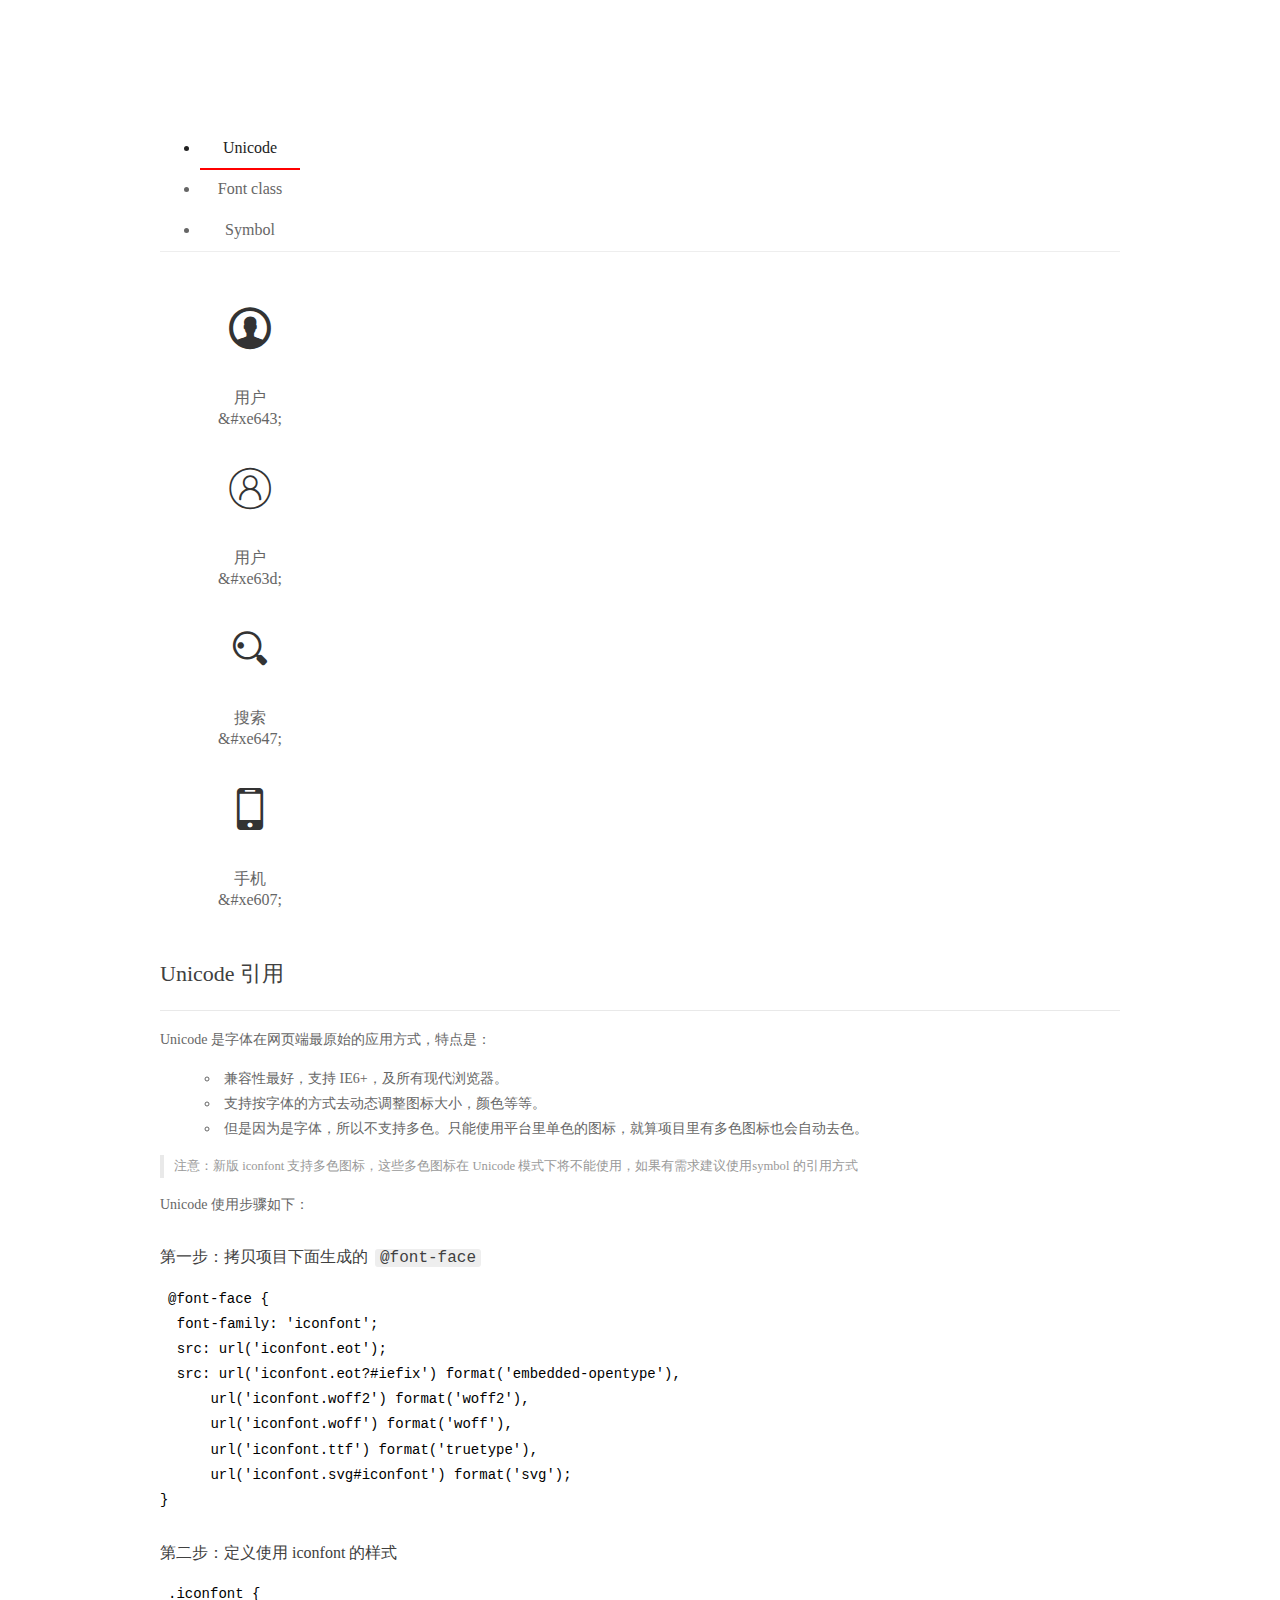
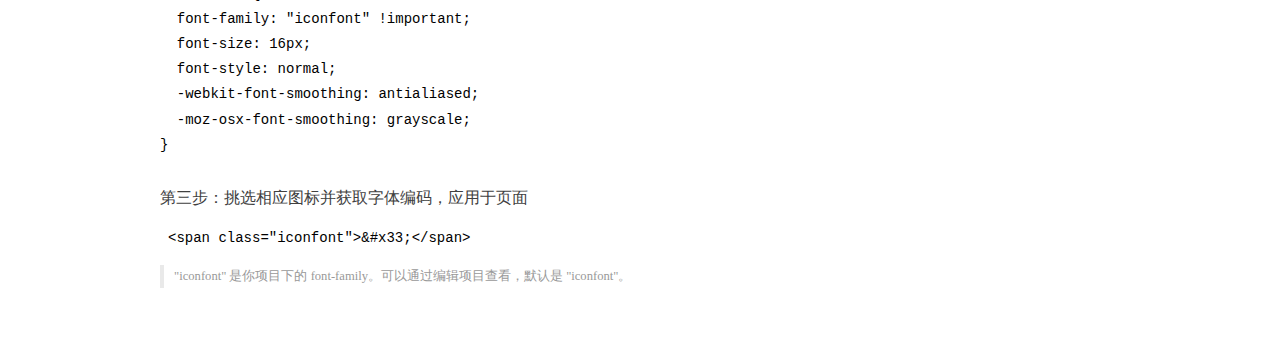
<file: src/main/resources/static/demo/font/demo_index.html>
<!DOCTYPE html>
<html>
<head>
  <meta charset="utf-8"/>
  <title>IconFont Demo</title>
  <link rel="shortcut icon" href="https://gtms04.alicdn.com/tps/i4/TB1_oz6GVXXXXaFXpXXJDFnIXXX-64-64.ico" type="image/x-icon"/>
  <link rel="stylesheet" href="https://g.alicdn.com/thx/cube/1.3.2/cube.min.css">
  <link rel="stylesheet" href="demo.css">
  <link rel="stylesheet" href="iconfont.css">
  <script src="iconfont.js"></script>
  <!-- jQuery -->
  <script src="https://a1.alicdn.com/oss/uploads/2018/12/26/7bfddb60-08e8-11e9-9b04-53e73bb6408b.js"></script>
  <!-- 代码高亮 -->
  <script src="https://a1.alicdn.com/oss/uploads/2018/12/26/a3f714d0-08e6-11e9-8a15-ebf944d7534c.js"></script>
</head>
<body>
  <div class="main">
    <h1 class="logo"><a href="https://www.iconfont.cn/" title="iconfont 首页" target="_blank">&#xe86b;</a></h1>
    <div class="nav-tabs">
      <ul id="tabs" class="dib-box">
        <li class="dib active"><span>Unicode</span></li>
        <li class="dib"><span>Font class</span></li>
        <li class="dib"><span>Symbol</span></li>
      </ul>
      
    </div>
    <div class="tab-container">
      <div class="content unicode" style="display: block;">
          <ul class="icon_lists dib-box">
          
            <li class="dib">
              <span class="icon iconfont">&#xe643;</span>
                <div class="name">用户</div>
                <div class="code-name">&amp;#xe643;</div>
              </li>
          
            <li class="dib">
              <span class="icon iconfont">&#xe63d;</span>
                <div class="name">用户</div>
                <div class="code-name">&amp;#xe63d;</div>
              </li>
          
            <li class="dib">
              <span class="icon iconfont">&#xe647;</span>
                <div class="name">搜索</div>
                <div class="code-name">&amp;#xe647;</div>
              </li>
          
            <li class="dib">
              <span class="icon iconfont">&#xe607;</span>
                <div class="name">手机</div>
                <div class="code-name">&amp;#xe607;</div>
              </li>
          
          </ul>
          <div class="article markdown">
          <h2 id="unicode-">Unicode 引用</h2>
          <hr>

          <p>Unicode 是字体在网页端最原始的应用方式，特点是：</p>
          <ul>
            <li>兼容性最好，支持 IE6+，及所有现代浏览器。</li>
            <li>支持按字体的方式去动态调整图标大小，颜色等等。</li>
            <li>但是因为是字体，所以不支持多色。只能使用平台里单色的图标，就算项目里有多色图标也会自动去色。</li>
          </ul>
          <blockquote>
            <p>注意：新版 iconfont 支持多色图标，这些多色图标在 Unicode 模式下将不能使用，如果有需求建议使用symbol 的引用方式</p>
          </blockquote>
          <p>Unicode 使用步骤如下：</p>
          <h3 id="-font-face">第一步：拷贝项目下面生成的 <code>@font-face</code></h3>
<pre><code class="language-css"
>@font-face {
  font-family: 'iconfont';
  src: url('iconfont.eot');
  src: url('iconfont.eot?#iefix') format('embedded-opentype'),
      url('iconfont.woff2') format('woff2'),
      url('iconfont.woff') format('woff'),
      url('iconfont.ttf') format('truetype'),
      url('iconfont.svg#iconfont') format('svg');
}
</code></pre>
          <h3 id="-iconfont-">第二步：定义使用 iconfont 的样式</h3>
<pre><code class="language-css"
>.iconfont {
  font-family: "iconfont" !important;
  font-size: 16px;
  font-style: normal;
  -webkit-font-smoothing: antialiased;
  -moz-osx-font-smoothing: grayscale;
}
</code></pre>
          <h3 id="-">第三步：挑选相应图标并获取字体编码，应用于页面</h3>
<pre>
<code class="language-html"
>&lt;span class="iconfont"&gt;&amp;#x33;&lt;/span&gt;
</code></pre>
          <blockquote>
            <p>"iconfont" 是你项目下的 font-family。可以通过编辑项目查看，默认是 "iconfont"。</p>
          </blockquote>
          </div>
      </div>
      <div class="content font-class">
        <ul class="icon_lists dib-box">
          
          <li class="dib">
            <span class="icon iconfont icon-yonghu"></span>
            <div class="name">
              用户
            </div>
            <div class="code-name">.icon-yonghu
            </div>
          </li>
          
          <li class="dib">
            <span class="icon iconfont icon-yonghu1"></span>
            <div class="name">
              用户
            </div>
            <div class="code-name">.icon-yonghu1
            </div>
          </li>
          
          <li class="dib">
            <span class="icon iconfont icon-sousuo"></span>
            <div class="name">
              搜索
            </div>
            <div class="code-name">.icon-sousuo
            </div>
          </li>
          
          <li class="dib">
            <span class="icon iconfont icon-shouji"></span>
            <div class="name">
              手机
            </div>
            <div class="code-name">.icon-shouji
            </div>
          </li>
          
        </ul>
        <div class="article markdown">
        <h2 id="font-class-">font-class 引用</h2>
        <hr>

        <p>font-class 是 Unicode 使用方式的一种变种，主要是解决 Unicode 书写不直观，语意不明确的问题。</p>
        <p>与 Unicode 使用方式相比，具有如下特点：</p>
        <ul>
          <li>兼容性良好，支持 IE8+，及所有现代浏览器。</li>
          <li>相比于 Unicode 语意明确，书写更直观。可以很容易分辨这个 icon 是什么。</li>
          <li>因为使用 class 来定义图标，所以当要替换图标时，只需要修改 class 里面的 Unicode 引用。</li>
          <li>不过因为本质上还是使用的字体，所以多色图标还是不支持的。</li>
        </ul>
        <p>使用步骤如下：</p>
        <h3 id="-fontclass-">第一步：引入项目下面生成的 fontclass 代码：</h3>
<pre><code class="language-html">&lt;link rel="stylesheet" href="./iconfont.css"&gt;
</code></pre>
        <h3 id="-">第二步：挑选相应图标并获取类名，应用于页面：</h3>
<pre><code class="language-html">&lt;span class="iconfont icon-xxx"&gt;&lt;/span&gt;
</code></pre>
        <blockquote>
          <p>"
            iconfont" 是你项目下的 font-family。可以通过编辑项目查看，默认是 "iconfont"。</p>
        </blockquote>
      </div>
      </div>
      <div class="content symbol">
          <ul class="icon_lists dib-box">
          
            <li class="dib">
                <svg class="icon svg-icon" aria-hidden="true">
                  <use xlink:href="#icon-yonghu"></use>
                </svg>
                <div class="name">用户</div>
                <div class="code-name">#icon-yonghu</div>
            </li>
          
            <li class="dib">
                <svg class="icon svg-icon" aria-hidden="true">
                  <use xlink:href="#icon-yonghu1"></use>
                </svg>
                <div class="name">用户</div>
                <div class="code-name">#icon-yonghu1</div>
            </li>
          
            <li class="dib">
                <svg class="icon svg-icon" aria-hidden="true">
                  <use xlink:href="#icon-sousuo"></use>
                </svg>
                <div class="name">搜索</div>
                <div class="code-name">#icon-sousuo</div>
            </li>
          
            <li class="dib">
                <svg class="icon svg-icon" aria-hidden="true">
                  <use xlink:href="#icon-shouji"></use>
                </svg>
                <div class="name">手机</div>
                <div class="code-name">#icon-shouji</div>
            </li>
          
          </ul>
          <div class="article markdown">
          <h2 id="symbol-">Symbol 引用</h2>
          <hr>

          <p>这是一种全新的使用方式，应该说这才是未来的主流，也是平台目前推荐的用法。相关介绍可以参考这篇<a href="">文章</a>
            这种用法其实是做了一个 SVG 的集合，与另外两种相比具有如下特点：</p>
          <ul>
            <li>支持多色图标了，不再受单色限制。</li>
            <li>通过一些技巧，支持像字体那样，通过 <code>font-size</code>, <code>color</code> 来调整样式。</li>
            <li>兼容性较差，支持 IE9+，及现代浏览器。</li>
            <li>浏览器渲染 SVG 的性能一般，还不如 png。</li>
          </ul>
          <p>使用步骤如下：</p>
          <h3 id="-symbol-">第一步：引入项目下面生成的 symbol 代码：</h3>
<pre><code class="language-html">&lt;script src="./iconfont.js"&gt;&lt;/script&gt;
</code></pre>
          <h3 id="-css-">第二步：加入通用 CSS 代码（引入一次就行）：</h3>
<pre><code class="language-html">&lt;style&gt;
.icon {
  width: 1em;
  height: 1em;
  vertical-align: -0.15em;
  fill: currentColor;
  overflow: hidden;
}
&lt;/style&gt;
</code></pre>
          <h3 id="-">第三步：挑选相应图标并获取类名，应用于页面：</h3>
<pre><code class="language-html">&lt;svg class="icon" aria-hidden="true"&gt;
  &lt;use xlink:href="#icon-xxx"&gt;&lt;/use&gt;
&lt;/svg&gt;
</code></pre>
          </div>
      </div>

    </div>
  </div>
  <script>
  $(document).ready(function () {
      $('.tab-container .content:first').show()

      $('#tabs li').click(function (e) {
        var tabContent = $('.tab-container .content')
        var index = $(this).index()

        if ($(this).hasClass('active')) {
          return
        } else {
          $('#tabs li').removeClass('active')
          $(this).addClass('active')

          tabContent.hide().eq(index).fadeIn()
        }
      })
    })
  </script>
</body>
</html>
</file>
<file: src/main/resources/static/demo/font/demo.css>
/* Logo 字体 */
@font-face {
  font-family: "iconfont logo";
  src: url('https://at.alicdn.com/t/font_985780_km7mi63cihi.eot?t=1545807318834');
  src: url('https://at.alicdn.com/t/font_985780_km7mi63cihi.eot?t=1545807318834#iefix') format('embedded-opentype'),
    url('https://at.alicdn.com/t/font_985780_km7mi63cihi.woff?t=1545807318834') format('woff'),
    url('https://at.alicdn.com/t/font_985780_km7mi63cihi.ttf?t=1545807318834') format('truetype'),
    url('https://at.alicdn.com/t/font_985780_km7mi63cihi.svg?t=1545807318834#iconfont') format('svg');
}

.logo {
  font-family: "iconfont logo";
  font-size: 160px;
  font-style: normal;
  -webkit-font-smoothing: antialiased;
  -moz-osx-font-smoothing: grayscale;
}

/* tabs */
.nav-tabs {
  position: relative;
}

.nav-tabs .nav-more {
  position: absolute;
  right: 0;
  bottom: 0;
  height: 42px;
  line-height: 42px;
  color: #666;
}

#tabs {
  border-bottom: 1px solid #eee;
}

#tabs li {
  cursor: pointer;
  width: 100px;
  height: 40px;
  line-height: 40px;
  text-align: center;
  font-size: 16px;
  border-bottom: 2px solid transparent;
  position: relative;
  z-index: 1;
  margin-bottom: -1px;
  color: #666;
}


#tabs .active {
  border-bottom-color: #f00;
  color: #222;
}

.tab-container .content {
  display: none;
}

/* 页面布局 */
.main {
  padding: 30px 100px;
  width: 960px;
  margin: 0 auto;
}

.main .logo {
  color: #333;
  text-align: left;
  margin-bottom: 30px;
  line-height: 1;
  height: 110px;
  margin-top: -50px;
  overflow: hidden;
  *zoom: 1;
}

.main .logo a {
  font-size: 160px;
  color: #333;
}

.helps {
  margin-top: 40px;
}

.helps pre {
  padding: 20px;
  margin: 10px 0;
  border: solid 1px #e7e1cd;
  background-color: #fffdef;
  overflow: auto;
}

.icon_lists {
  width: 100% !important;
  overflow: hidden;
  *zoom: 1;
}

.icon_lists li {
  width: 100px;
  margin-bottom: 10px;
  margin-right: 20px;
  text-align: center;
  list-style: none !important;
  cursor: default;
}

.icon_lists li .code-name {
  line-height: 1.2;
}

.icon_lists .icon {
  display: block;
  height: 100px;
  line-height: 100px;
  font-size: 42px;
  margin: 10px auto;
  color: #333;
  -webkit-transition: font-size 0.25s linear, width 0.25s linear;
  -moz-transition: font-size 0.25s linear, width 0.25s linear;
  transition: font-size 0.25s linear, width 0.25s linear;
}

.icon_lists .icon:hover {
  font-size: 100px;
}

.icon_lists .svg-icon {
  /* 通过设置 font-size 来改变图标大小 */
  width: 1em;
  /* 图标和文字相邻时，垂直对齐 */
  vertical-align: -0.15em;
  /* 通过设置 color 来改变 SVG 的颜色/fill */
  fill: currentColor;
  /* path 和 stroke 溢出 viewBox 部分在 IE 下会显示
      normalize.css 中也包含这行 */
  overflow: hidden;
}

.icon_lists li .name,
.icon_lists li .code-name {
  color: #666;
}

/* markdown 样式 */
.markdown {
  color: #666;
  font-size: 14px;
  line-height: 1.8;
}

.highlight {
  line-height: 1.5;
}

.markdown img {
  vertical-align: middle;
  max-width: 100%;
}

.markdown h1 {
  color: #404040;
  font-weight: 500;
  line-height: 40px;
  margin-bottom: 24px;
}

.markdown h2,
.markdown h3,
.markdown h4,
.markdown h5,
.markdown h6 {
  color: #404040;
  margin: 1.6em 0 0.6em 0;
  font-weight: 500;
  clear: both;
}

.markdown h1 {
  font-size: 28px;
}

.markdown h2 {
  font-size: 22px;
}

.markdown h3 {
  font-size: 16px;
}

.markdown h4 {
  font-size: 14px;
}

.markdown h5 {
  font-size: 12px;
}

.markdown h6 {
  font-size: 12px;
}

.markdown hr {
  height: 1px;
  border: 0;
  background: #e9e9e9;
  margin: 16px 0;
  clear: both;
}

.markdown p {
  margin: 1em 0;
}

.markdown>p,
.markdown>blockquote,
.markdown>.highlight,
.markdown>ol,
.markdown>ul {
  width: 80%;
}

.markdown ul>li {
  list-style: circle;
}

.markdown>ul li,
.markdown blockquote ul>li {
  margin-left: 20px;
  padding-left: 4px;
}

.markdown>ul li p,
.markdown>ol li p {
  margin: 0.6em 0;
}

.markdown ol>li {
  list-style: decimal;
}

.markdown>ol li,
.markdown blockquote ol>li {
  margin-left: 20px;
  padding-left: 4px;
}

.markdown code {
  margin: 0 3px;
  padding: 0 5px;
  background: #eee;
  border-radius: 3px;
}

.markdown strong,
.markdown b {
  font-weight: 600;
}

.markdown>table {
  border-collapse: collapse;
  border-spacing: 0px;
  empty-cells: show;
  border: 1px solid #e9e9e9;
  width: 95%;
  margin-bottom: 24px;
}

.markdown>table th {
  white-space: nowrap;
  color: #333;
  font-weight: 600;
}

.markdown>table th,
.markdown>table td {
  border: 1px solid #e9e9e9;
  padding: 8px 16px;
  text-align: left;
}

.markdown>table th {
  background: #F7F7F7;
}

.markdown blockquote {
  font-size: 90%;
  color: #999;
  border-left: 4px solid #e9e9e9;
  padding-left: 0.8em;
  margin: 1em 0;
}

.markdown blockquote p {
  margin: 0;
}

.markdown .anchor {
  opacity: 0;
  transition: opacity 0.3s ease;
  margin-left: 8px;
}

.markdown .waiting {
  color: #ccc;
}

.markdown h1:hover .anchor,
.markdown h2:hover .anchor,
.markdown h3:hover .anchor,
.markdown h4:hover .anchor,
.markdown h5:hover .anchor,
.markdown h6:hover .anchor {
  opacity: 1;
  display: inline-block;
}

.markdown>br,
.markdown>p>br {
  clear: both;
}


.hljs {
  display: block;
  background: white;
  padding: 0.5em;
  color: #333333;
  overflow-x: auto;
}

.hljs-comment,
.hljs-meta {
  color: #969896;
}

.hljs-string,
.hljs-variable,
.hljs-template-variable,
.hljs-strong,
.hljs-emphasis,
.hljs-quote {
  color: #df5000;
}

.hljs-keyword,
.hljs-selector-tag,
.hljs-type {
  color: #a71d5d;
}

.hljs-literal,
.hljs-symbol,
.hljs-bullet,
.hljs-attribute {
  color: #0086b3;
}

.hljs-section,
.hljs-name {
  color: #63a35c;
}

.hljs-tag {
  color: #333333;
}

.hljs-title,
.hljs-attr,
.hljs-selector-id,
.hljs-selector-class,
.hljs-selector-attr,
.hljs-selector-pseudo {
  color: #795da3;
}

.hljs-addition {
  color: #55a532;
  background-color: #eaffea;
}

.hljs-deletion {
  color: #bd2c00;
  background-color: #ffecec;
}

.hljs-link {
  text-decoration: underline;
}

/* 代码高亮 */
/* PrismJS 1.15.0
https://prismjs.com/download.html#themes=prism&languages=markup+css+clike+javascript */
/**
 * prism.js default theme for JavaScript, CSS and HTML
 * Based on dabblet (http://dabblet.com)
 * @author Lea Verou
 */
code[class*="language-"],
pre[class*="language-"] {
  color: black;
  background: none;
  text-shadow: 0 1px white;
  font-family: Consolas, Monaco, 'Andale Mono', 'Ubuntu Mono', monospace;
  text-align: left;
  white-space: pre;
  word-spacing: normal;
  word-break: normal;
  word-wrap: normal;
  line-height: 1.5;

  -moz-tab-size: 4;
  -o-tab-size: 4;
  tab-size: 4;

  -webkit-hyphens: none;
  -moz-hyphens: none;
  -ms-hyphens: none;
  hyphens: none;
}

pre[class*="language-"]::-moz-selection,
pre[class*="language-"] ::-moz-selection,
code[class*="language-"]::-moz-selection,
code[class*="language-"] ::-moz-selection {
  text-shadow: none;
  background: #b3d4fc;
}

pre[class*="language-"]::selection,
pre[class*="language-"] ::selection,
code[class*="language-"]::selection,
code[class*="language-"] ::selection {
  text-shadow: none;
  background: #b3d4fc;
}

@media print {

  code[class*="language-"],
  pre[class*="language-"] {
    text-shadow: none;
  }
}

/* Code blocks */
pre[class*="language-"] {
  padding: 1em;
  margin: .5em 0;
  overflow: auto;
}

:not(pre)>code[class*="language-"],
pre[class*="language-"] {
  background: #f5f2f0;
}

/* Inline code */
:not(pre)>code[class*="language-"] {
  padding: .1em;
  border-radius: .3em;
  white-space: normal;
}

.token.comment,
.token.prolog,
.token.doctype,
.token.cdata {
  color: slategray;
}

.token.punctuation {
  color: #999;
}

.namespace {
  opacity: .7;
}

.token.property,
.token.tag,
.token.boolean,
.token.number,
.token.constant,
.token.symbol,
.token.deleted {
  color: #905;
}

.token.selector,
.token.attr-name,
.token.string,
.token.char,
.token.builtin,
.token.inserted {
  color: #690;
}

.token.operator,
.token.entity,
.token.url,
.language-css .token.string,
.style .token.string {
  color: #9a6e3a;
  background: hsla(0, 0%, 100%, .5);
}

.token.atrule,
.token.attr-value,
.token.keyword {
  color: #07a;
}

.token.function,
.token.class-name {
  color: #DD4A68;
}

.token.regex,
.token.important,
.token.variable {
  color: #e90;
}

.token.important,
.token.bold {
  font-weight: bold;
}

.token.italic {
  font-style: italic;
}

.token.entity {
  cursor: help;
}
</file>
<file: src/main/resources/static/demo/font/iconfont.css>
@font-face {font-family: "iconfont";
  src: url('iconfont.eot?t=1553598296495'); /* IE9 */
  src: url('iconfont.eot?t=1553598296495#iefix') format('embedded-opentype'), /* IE6-IE8 */
  url('[data-uri]') format('woff2'),
  url('iconfont.woff?t=1553598296495') format('woff'),
  url('iconfont.ttf?t=1553598296495') format('truetype'), /* chrome, firefox, opera, Safari, Android, iOS 4.2+ */
  url('iconfont.svg?t=1553598296495#iconfont') format('svg'); /* iOS 4.1- */
}

.iconfont {
  font-family: "iconfont" !important;
  font-size: 28px;
  color: #DBBF80;
  font-style: normal;
  -webkit-font-smoothing: antialiased;
  -moz-osx-font-smoothing: grayscale;
}

.icon-yonghu:before {
  font-size: 42px;
  content: "\e643";
}

.icon-yonghu1:before {
  content: "\e63d";
}

.icon-sousuo:before {
  font-size: 27px;
  content: "\e647";
}

.icon-shouji:before {
  font-size: 24px;
  content: "\e607";
}
</file>
